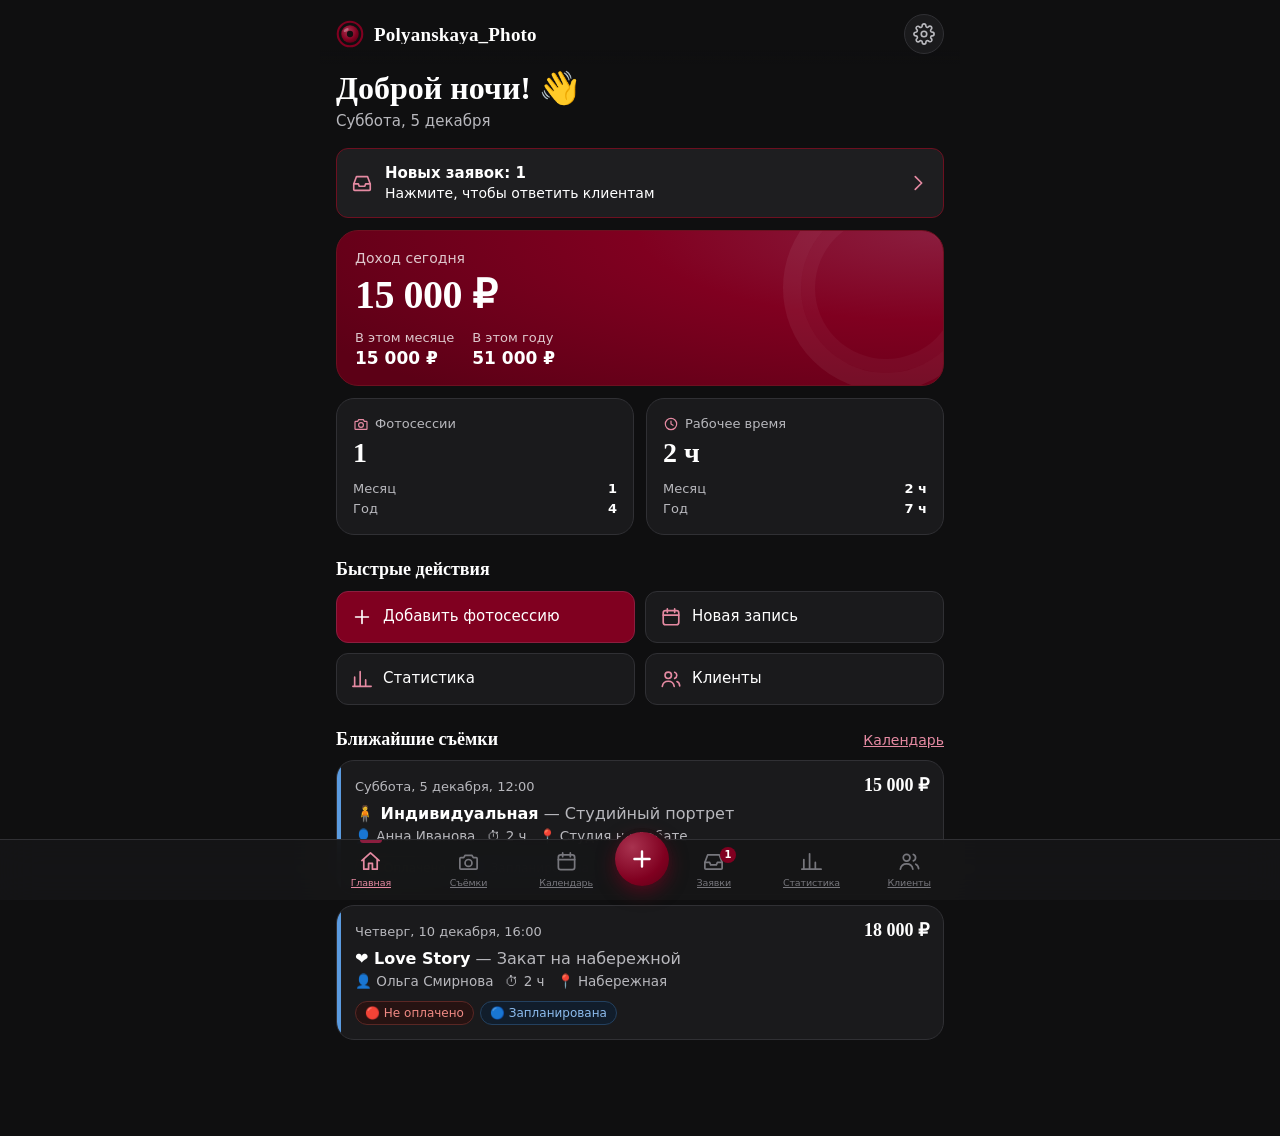
<file: index.html>
<!doctype html>
<html lang="ru">
<head>
<meta charset="utf-8">
<title>Polyanskaya_Photo</title>
<meta name="viewport" content="width=device-width,initial-scale=1,viewport-fit=cover">
<meta name="description" content="Персональное приложение фотографа для учёта фотосессий, клиентов, доходов и онлайн-записи.">
<meta name="theme-color" content="#800020">
<meta name="color-scheme" content="dark">
<meta name="apple-mobile-web-app-capable" content="yes">
<meta name="mobile-web-app-capable" content="yes">
<meta name="apple-mobile-web-app-status-bar-style" content="black-translucent">
<meta name="apple-mobile-web-app-title" content="Polyanskaya_Photo">
<link rel="manifest" href="manifest.json">
<link rel="apple-touch-icon" href="assets/icons/icon-180.png">
<link rel="icon" type="image/png" href="assets/icons/favicon-32.png">
<link rel="stylesheet" href="style.css">
</head>
<body>
<div id="app">
  <header class="top" id="top"></header>
  <main id="view" tabindex="-1"></main>
</div>
<nav class="tabbar" id="tabbar" aria-label="Основная навигация"></nav>
<div id="layer"></div>
<div id="toasts" aria-live="polite"></div>
<noscript><p style="padding:24px;color:#fff">Для работы Polyanskaya_Photo нужен включённый JavaScript.</p></noscript>
<script src="config.js"></script>
<script src="js/utils.js"></script>
<script src="js/store.js"></script>
<script src="js/sync.js"></script>
<script src="js/ui.js"></script>
<script src="js/charts.js"></script>
<script src="js/forms.js"></script>
<script src="js/views.js"></script>
<script src="js/app.js"></script>
</body>
</html>
</file>
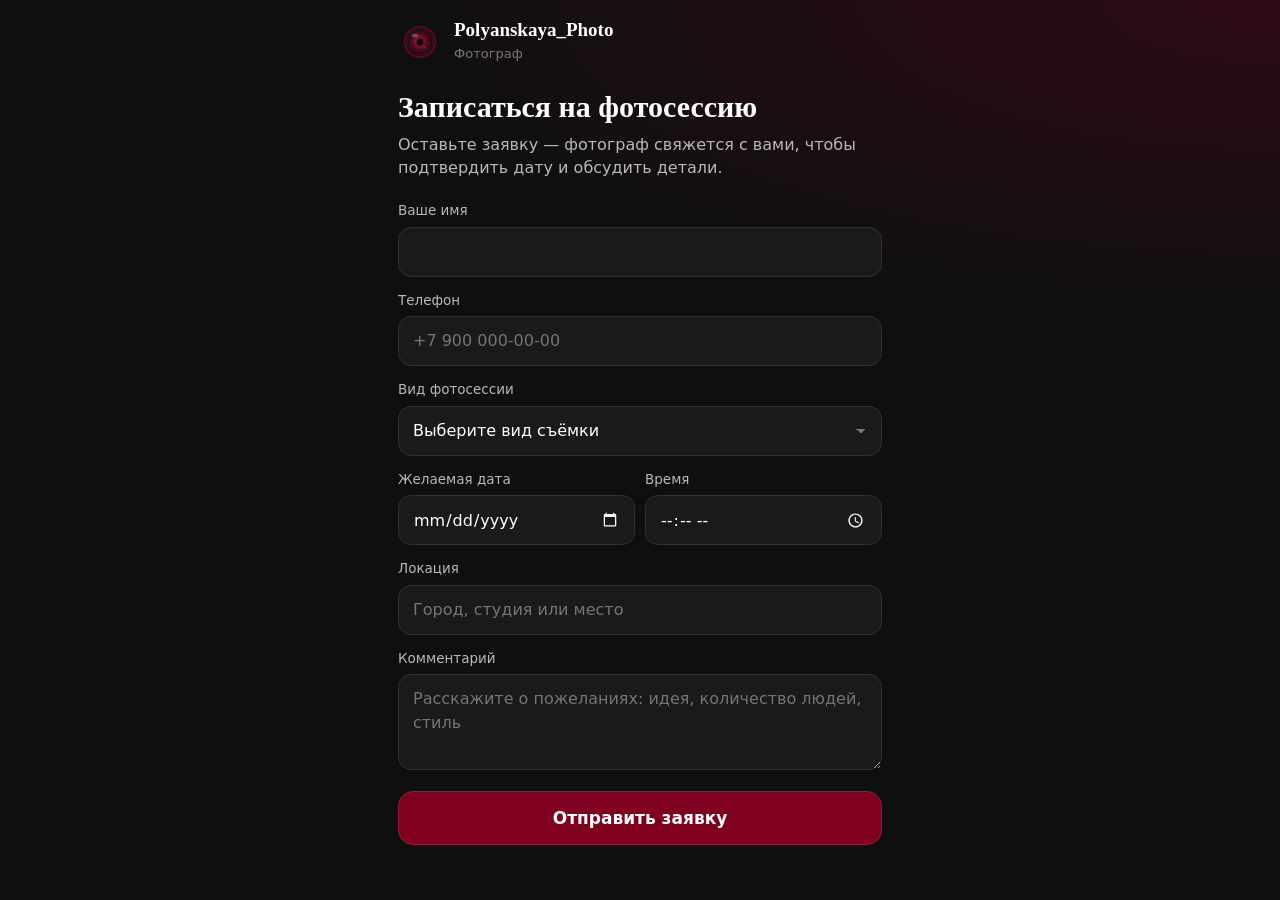
<file: booking/index.html>
<!doctype html>
<html lang="ru">
<head>
<meta charset="utf-8">
<title>Записаться на фотосессию — Polyanskaya_Photo</title>
<meta name="viewport" content="width=device-width,initial-scale=1,viewport-fit=cover">
<meta name="description" content="Запишитесь на фотосессию к фотографу Polyanskaya_Photo: оставьте заявку, и мы свяжемся с вами для подтверждения.">
<meta name="theme-color" content="#800020">
<meta name="color-scheme" content="dark">
<link rel="icon" type="image/png" href="../assets/icons/favicon-32.png">
<link rel="apple-touch-icon" href="../assets/icons/icon-180.png">
<link rel="stylesheet" href="booking.css">
</head>
<body>
<main class="wrap">
  <header class="brand">
    <img src="../assets/icons/icon-192.png" width="44" height="44" alt="" class="logo">
    <div><b>Polyanskaya_Photo</b><span>Фотограф</span></div>
  </header>

  <section id="formBox">
    <h1>Записаться на фотосессию</h1>
    <p class="lead">Оставьте заявку — фотограф свяжется с вами, чтобы подтвердить дату и обсудить детали.</p>
    <div id="notice" class="notice" hidden></div>
    <form id="bf" novalidate autocomplete="on">
      <div class="field" data-f="name"><label for="name">Ваше имя</label><input id="name" name="name" autocomplete="name" maxlength="80" required><div class="err">Введите имя</div></div>
      <div class="field" data-f="phone"><label for="phone">Телефон</label><input id="phone" name="phone" type="tel" inputmode="tel" autocomplete="tel" maxlength="30" placeholder="+7 900 000-00-00" required><div class="err">Введите номер телефона, чтобы мы могли связаться с вами</div></div>
      <div class="field" data-f="type"><label for="type">Вид фотосессии</label><select id="type" name="type" required></select><div class="err">Выберите вид съёмки</div></div>
      <div class="row">
        <div class="field" data-f="date"><label for="date">Желаемая дата</label><input id="date" name="date" type="date" required><div class="err">Выберите дату не раньше сегодняшней</div></div>
        <div class="field" data-f="time"><label for="time">Время</label><input id="time" name="time" type="time"></div>
      </div>
      <div class="field"><label for="location">Локация</label><input id="location" name="location" maxlength="160" placeholder="Город, студия или место"></div>
      <div class="field"><label for="comment">Комментарий</label><textarea id="comment" name="comment" maxlength="300" placeholder="Расскажите о пожеланиях: идея, количество людей, стиль"></textarea></div>
      <div class="hp" aria-hidden="true"><label>Не заполняйте это поле<input id="website" name="website" tabindex="-1" autocomplete="off"></label></div>
      <div id="formErr" class="formerr" role="alert" hidden></div>
      <button class="btn" id="send" type="submit">Отправить заявку</button>
    </form>
  </section>

  <section id="done" class="done" hidden>
    <div class="check" aria-hidden="true"><svg viewBox="0 0 24 24"><path d="M5 12.5l4.5 4.5L19 7.5"/></svg></div>
    <h1>Спасибо!</h1>
    <p>Ваша заявка отправлена фотографу. В ближайшее время мы свяжемся с вами для подтверждения записи.</p>
    <a id="tgLink" class="btn ghost" href="#" hidden>Написать фотографу в Telegram</a>
    <button class="btn ghost" id="again" type="button">Отправить ещё одну заявку</button>
  </section>
</main>
<script src="../config.js"></script>
<script src="booking.js"></script>
</body>
</html>
</file>
<file: style.css>
/* Polyanskaya_Photo — дизайн-система. Бургунди #800020 только для заливок; текст и иконки на тёмном — осветлённые тона вина. */
:root{
  --bg:#0F0F10; --bg2:#161617; --bg3:#1E1E20;
  --card:#1A1A1C; --card2:#222224; --line:#303034;
  --tx:#FFFFFF; --tx2:#B8B8BD; --tx3:#77777D;
  --wine:#800020; --wine-dark:#5C0016; --wine-deep:#6D1020; --wine-vivid:#8B1E3F; --wine-light:#A8324F;
  --wine-ink:#E58AA2;            /* акцентный текст и мелкие иконки на тёмном (контраст > 7:1) */
  --chart:#BD4766;               /* столбцы и линии графиков */
  --ok:#4FB286; --info:#5B9BE0; --warn:#E3AE45; --bad:#E5534B;
  --r:18px; --r-s:12px;
  --serif:ui-serif,"New York","Iowan Old Style",Georgia,"Times New Roman",serif;
  --sans:-apple-system,BlinkMacSystemFont,"SF Pro Text","Segoe UI",Roboto,system-ui,sans-serif;
  --sat:env(safe-area-inset-top,0px); --sab:env(safe-area-inset-bottom,0px);
  --bar:60px;
}
*{box-sizing:border-box;-webkit-tap-highlight-color:transparent}
html{background:var(--bg);-webkit-text-size-adjust:100%}
body{margin:0;background:var(--bg);color:var(--tx);font:16px/1.4 var(--sans);overflow-x:hidden;-webkit-font-smoothing:antialiased}
button,input,select,textarea{font:inherit;color:inherit}
button{cursor:pointer;border:0;background:none;padding:0}
h1,h2,h3,p{margin:0}
a{color:var(--wine-ink)}
:focus-visible{outline:2px solid var(--wine-ink);outline-offset:2px}
[hidden]{display:none!important}
.num{font-variant-numeric:tabular-nums}

#app{max-width:640px;margin:0 auto;min-height:100vh;padding:0 16px calc(var(--bar) + var(--sab) + 36px)}
.top{display:flex;align-items:center;gap:10px;padding:calc(var(--sat) + 14px) 0 10px;position:sticky;top:0;z-index:20;
  background:linear-gradient(var(--bg) 78%,rgba(15,15,16,0));margin:0 -16px;padding-left:16px;padding-right:16px}
.brand{display:flex;align-items:center;gap:10px;flex:1;min-width:0}
.brand svg{flex:none}
.brand b{font:600 19px/1 var(--serif);letter-spacing:.2px;white-space:nowrap;overflow:hidden;text-overflow:ellipsis}
.top h1{font:600 22px/1.1 var(--serif);flex:1;min-width:0;white-space:nowrap;overflow:hidden;text-overflow:ellipsis}
.iconbtn{width:40px;height:40px;border-radius:50%;display:grid;place-items:center;background:var(--card);border:1px solid var(--line);color:var(--tx2);position:relative;flex:none}
.iconbtn:active{background:var(--card2)}
.iconbtn .dot{position:absolute;top:-3px;right:-3px;min-width:18px;height:18px;border-radius:9px;background:var(--wine);color:#fff;font:600 11px/18px var(--sans);text-align:center;padding:0 4px}
svg.i{width:22px;height:22px;stroke:currentColor;fill:none;stroke-width:1.8;stroke-linecap:round;stroke-linejoin:round;flex:none}

/* ---------- нижняя навигация ---------- */
.tabbar{position:fixed;left:0;right:0;bottom:0;z-index:30;padding-bottom:var(--sab);background:rgba(22,22,23,.94);
  -webkit-backdrop-filter:blur(18px);backdrop-filter:blur(18px);border-top:1px solid var(--line)}
.tabbar .in{max-width:640px;margin:0 auto;height:var(--bar);display:grid;grid-template-columns:repeat(3,1fr) 50px repeat(3,1fr);align-items:center;padding:0 2px}
.tab{display:flex;flex-direction:column;align-items:center;justify-content:center;gap:3px;height:100%;min-width:0;color:var(--tx3);font-size:9.5px;letter-spacing:-.1px;position:relative}
.tab span{max-width:100%;overflow:hidden;text-overflow:ellipsis;white-space:nowrap}
.tab svg.i{width:23px;height:23px}
.tab[aria-current=page]{color:var(--wine-ink)}
.tab[aria-current=page]::before{content:"";position:absolute;top:0;width:22px;height:3px;border-radius:0 0 3px 3px;background:var(--wine-vivid)}
.tab .dot{position:absolute;top:7px;left:calc(50% + 6px);min-width:16px;height:16px;border-radius:8px;background:var(--wine);color:#fff;font:600 10px/16px var(--sans);text-align:center;padding:0 4px}
.fab{width:54px;height:54px;border-radius:50%;margin:-22px auto 0;display:grid;place-items:center;color:#fff;
  background:radial-gradient(circle at 32% 28%,var(--wine-light),var(--wine) 62%,var(--wine-dark));box-shadow:0 6px 18px rgba(128,0,32,.55),0 0 0 4px var(--bg2)}
.fab svg.i{width:26px;height:26px;stroke-width:2.2}
.fab:active{transform:scale(.94)}

/* ---------- карточки и типографика ---------- */
.card{background:var(--card);border:1px solid var(--line);border-radius:var(--r);padding:16px}
.stack>*+*{margin-top:12px}
.sec{display:flex;align-items:baseline;justify-content:space-between;margin:24px 0 10px}
.sec h2{font:600 18px/1.2 var(--serif)}.sec h2::first-letter{text-transform:uppercase}
.sec a,.sec button{font-size:14px;color:var(--wine-ink)}
.muted{color:var(--tx2)} .faint{color:var(--tx3)} .small{font-size:13px}
.hello{margin:6px 0 16px}
.hello h2{font:600 28px/1.15 var(--serif)}
.hello p{color:var(--tx2);margin-top:4px;font-size:15px}
.hello p::first-letter{text-transform:uppercase}

/* Главная: доход — центральный элемент */
.hero{position:relative;overflow:hidden;border:1px solid var(--wine-deep);border-radius:22px;padding:18px 18px 16px;
  background:radial-gradient(120% 140% at 100% 0%,var(--wine-vivid) 0%,var(--wine) 42%,var(--wine-dark) 100%)}
.hero::after{content:"";position:absolute;right:-46px;top:-46px;width:170px;height:170px;border-radius:50%;
  border:18px solid rgba(255,255,255,.06);box-shadow:inset 0 0 0 14px rgba(255,255,255,.04)}
.hero .lbl{font-size:14px;color:rgba(255,255,255,.78)}
.hero .big{font:600 40px/1.1 var(--serif);margin:4px 0 12px;letter-spacing:-.5px}
.hero .row{display:flex;gap:18px;position:relative;z-index:1}
.hero .row div{font-size:13px;color:rgba(255,255,255,.78)}
.hero .row b{display:block;font:600 17px/1.3 var(--sans);color:#fff}
.pair{display:grid;grid-template-columns:1fr 1fr;gap:12px;margin-top:12px}
.stat .lbl{font-size:13px;color:var(--tx2);display:flex;align-items:center;gap:6px}
.stat .lbl svg.i{width:16px;height:16px;color:var(--wine-ink)}
.stat .v{font:600 28px/1.15 var(--serif);margin:4px 0 8px}
.stat .sub{display:flex;justify-content:space-between;font-size:13px;color:var(--tx2);padding-top:2px}
.stat .sub b{color:var(--tx);font-weight:600}
.quick{display:grid;grid-template-columns:1fr 1fr;gap:10px}
.quick button{display:flex;align-items:center;gap:10px;padding:14px;border-radius:var(--r-s);background:var(--card);border:1px solid var(--line);text-align:left;font-weight:500;font-size:15px}
.quick button svg.i{color:var(--wine-ink)}
.quick button.main{background:var(--wine);border-color:var(--wine-vivid);color:#fff}
.quick button.main svg.i{color:#fff}
.quick button:active{background:var(--card2)}
.banner{display:flex;align-items:center;gap:12px;padding:14px;border-radius:var(--r-s);background:var(--bg3);border:1px solid var(--wine-deep);margin-bottom:12px;text-align:left;width:100%}
.banner svg.i{color:var(--wine-ink)} .banner div{flex:1;font-size:14px}.banner b{display:block;font-size:15px}
.hint{display:flex;gap:10px;align-items:flex-start;padding:12px 14px;border-radius:var(--r-s);background:var(--bg3);border:1px dashed var(--line);font-size:13.5px;color:var(--tx2);margin-bottom:12px}
.hint button{color:var(--wine-ink);margin-left:auto;font-size:13px;flex:none}

/* ---------- кнопки ---------- */
.btn{display:inline-flex;align-items:center;justify-content:center;gap:8px;min-height:48px;padding:0 20px;border-radius:14px;font-weight:600;font-size:16px;background:var(--wine);color:#fff;border:1px solid var(--wine-vivid)}
.btn:active{background:var(--wine-dark)}
.btn.ghost{background:var(--card2);border-color:var(--line);color:var(--tx)}
.btn.ghost:active{background:var(--bg3)}
.btn.danger{background:transparent;border-color:#6b2a27;color:#F08A84}
.btn.sm{min-height:38px;padding:0 14px;font-size:14px;border-radius:11px}
.btn.block{width:100%}
.btn[disabled]{opacity:.45;pointer-events:none}
.btns{display:flex;gap:10px;flex-wrap:wrap}.btns>*{flex:1 1 auto}

/* ---------- чипы, поиск, фильтры ---------- */
.chips{display:flex;gap:8px;overflow-x:auto;margin:0 -16px;padding:2px 16px 6px;scrollbar-width:none}
.chips::-webkit-scrollbar{display:none}
.chip{flex:none;height:36px;padding:0 14px;border-radius:18px;background:var(--card);border:1px solid var(--line);color:var(--tx2);font-size:14px;white-space:nowrap}
.chip[aria-pressed=true],.chip.on{background:var(--wine);border-color:var(--wine-vivid);color:#fff}
.search{position:relative;margin:2px 0 10px}
.search svg.i{position:absolute;left:13px;top:13px;width:20px;height:20px;color:var(--tx3)}
.search input{width:100%;height:46px;border-radius:14px;border:1px solid var(--line);background:var(--card);padding:0 14px 0 42px;font-size:16px}
.filters{display:flex;gap:8px;margin-top:2px}.filters select{flex:1;min-width:0}
.count{font-size:13px;color:var(--tx3);margin:10px 2px 8px}

/* ---------- карточки съёмок ---------- */
.list>*+*{margin-top:10px}
.sc{display:block;width:100%;text-align:left;position:relative;background:var(--card);border:1px solid var(--line);border-radius:var(--r);padding:14px 14px 14px 18px;overflow:hidden}
.sc::before{content:"";position:absolute;left:0;top:0;bottom:0;width:4px;background:var(--st,var(--info))}
.sc:active{background:var(--card2)}
.sc .l1{display:flex;justify-content:space-between;gap:10px;align-items:baseline}
.sc .d{font-size:13px;color:var(--tx2)}
.sc .d::first-letter{text-transform:uppercase}
.sc .p{font:600 18px/1.2 var(--serif);white-space:nowrap}
.sc .t{font-weight:600;font-size:16px;margin:6px 0 2px;overflow:hidden;text-overflow:ellipsis}
.sc .m{font-size:13.5px;color:var(--tx2);display:flex;flex-wrap:wrap;gap:2px 12px}
.sc .l3{display:flex;gap:6px;margin-top:10px;flex-wrap:wrap}
.tag{display:inline-flex;align-items:center;gap:5px;height:24px;padding:0 9px;border-radius:12px;font-size:12px;font-weight:500;background:var(--bg3);color:var(--tx2);border:1px solid var(--line);white-space:nowrap}
.tag.ok{color:#7FD3AB;border-color:#27483a;background:#14221c}
.tag.warn{color:#EBC46E;border-color:#4d3f1d;background:#241d0e}
.tag.bad{color:#F08A84;border-color:#5a2724;background:#261312}
.tag.info{color:#8DBCEE;border-color:#23405f;background:#111d2b}
.tag.wine{color:var(--wine-ink);border-color:var(--wine-deep);background:#220a10}
.empty{text-align:center;padding:36px 20px;color:var(--tx2)}
.empty svg.i{width:44px;height:44px;color:var(--wine-ink);margin-bottom:10px;stroke-width:1.4}
.empty b{display:block;font:600 18px var(--serif);color:var(--tx);margin-bottom:4px}
.empty .btn{margin-top:16px}

/* ---------- формы ---------- */
.field{margin-bottom:14px}
.field>label,.field>.lb{display:block;font-size:13.5px;color:var(--tx2);margin-bottom:6px}
.inp,.field input,.field select,.field textarea,.filters select{width:100%;min-height:48px;border-radius:12px;border:1px solid var(--line);background:var(--bg2);padding:0 14px;font-size:16px;appearance:none;-webkit-appearance:none}
.field textarea{padding:12px 14px;min-height:84px;resize:vertical;line-height:1.4}
.field select,.filters select{background-image:linear-gradient(45deg,transparent 50%,var(--tx3) 50%),linear-gradient(135deg,var(--tx3) 50%,transparent 50%);background-position:calc(100% - 20px) 21px,calc(100% - 15px) 21px;background-size:5px 5px;background-repeat:no-repeat;padding-right:36px}
.filters select{min-height:42px;background-position:calc(100% - 20px) 17px,calc(100% - 15px) 17px;background-color:var(--card)}
.field input[type=date],.field input[type=time]{min-width:0;text-align:left}
.field input:focus,.field select:focus,.field textarea:focus,.search input:focus{border-color:var(--wine-light);outline:none;box-shadow:0 0 0 3px rgba(168,50,79,.28)}
.field .err{display:none;color:#F08A84;font-size:13px;margin-top:5px}
.field.bad .err{display:block}.field.bad input,.field.bad select{border-color:var(--bad)}
.grid2{display:grid;grid-template-columns:repeat(2,minmax(0,1fr));gap:10px}.grid2>*{min-width:0}
.seg{display:flex;flex-wrap:wrap;gap:8px}
.seg button{min-height:42px;padding:0 13px;border-radius:12px;background:var(--bg2);border:1px solid var(--line);font-size:14.5px;color:var(--tx2)}
.seg button[aria-pressed=true]{background:var(--wine);border-color:var(--wine-vivid);color:#fff}
.seg.pay button[aria-pressed=true][data-v=paid]{background:#16382b;border-color:#2d6b52;color:#7FD3AB}
.seg.pay button[aria-pressed=true][data-v=partial]{background:#3a2e10;border-color:#7a6125;color:#EBC46E}
.seg.pay button[aria-pressed=true][data-v=unpaid]{background:#3a1816;border-color:#8a3834;color:#F08A84}
.sumline{display:flex;justify-content:space-between;font-size:14px;color:var(--tx2);padding:4px 2px 0}
.sumline b{color:var(--tx)}
.reveal{overflow:hidden;max-height:0;opacity:0;transition:max-height .28s ease,opacity .2s ease}
.reveal.open{max-height:240px;opacity:1}
.suggest{display:flex;gap:6px;flex-wrap:wrap;margin-top:8px}
.suggest button{height:32px;padding:0 12px;border-radius:16px;background:var(--bg3);border:1px solid var(--line);font-size:13.5px;color:var(--tx2)}

/* ---------- шторка и диалог ---------- */
#layer{position:fixed;inset:0;z-index:50;pointer-events:none}
.scrim{position:absolute;inset:0;background:rgba(0,0,0,.6);opacity:0;transition:opacity .22s;pointer-events:auto}
.sheet{position:absolute;left:0;right:0;bottom:0;max-width:640px;margin:0 auto;max-height:92vh;max-height:92dvh;display:flex;flex-direction:column;
  background:var(--bg2);border:1px solid var(--line);border-bottom:0;border-radius:24px 24px 0 0;transform:translateY(100%);transition:transform .3s cubic-bezier(.2,.8,.2,1);pointer-events:auto}
.sheet.in{transform:none}.scrim.in{opacity:1}
.sheet .grab{width:40px;height:4px;border-radius:2px;background:var(--line);margin:8px auto 0;flex:none}
.sheet .hd{display:flex;align-items:center;justify-content:space-between;padding:10px 18px 8px;flex:none}
.sheet .hd h3{font:600 20px var(--serif)}
.sheet .bd{overflow-y:auto;-webkit-overflow-scrolling:touch;padding:6px 18px 12px;flex:1;overscroll-behavior:contain}
.sheet .ft{padding:12px 18px calc(12px + var(--sab));border-top:1px solid var(--line);display:flex;gap:10px;flex:none;background:var(--bg2)}
.sheet .ft .btn{flex:1}
.dlg{position:absolute;left:50%;top:50%;width:min(86vw,340px);transform:translate(-50%,-46%) scale(.96);opacity:0;transition:transform .2s,opacity .2s;
  background:var(--card2);border:1px solid var(--line);border-radius:20px;padding:20px;pointer-events:auto;text-align:center}
.dlg.in{transform:translate(-50%,-50%);opacity:1}
.dlg h3{font:600 20px var(--serif);margin-bottom:6px}.dlg p{color:var(--tx2);font-size:15px;margin-bottom:18px}
.dlg .btns .btn{min-height:46px}
#toasts{position:fixed;left:0;right:0;bottom:calc(var(--bar) + var(--sab) + 14px);z-index:60;display:flex;flex-direction:column;align-items:center;gap:8px;pointer-events:none;padding:0 16px}
.toast{pointer-events:auto;display:flex;align-items:center;gap:14px;max-width:420px;padding:12px 16px;border-radius:14px;background:#2A2A2D;border:1px solid var(--line);font-size:14.5px;box-shadow:0 8px 24px rgba(0,0,0,.5);animation:tin .25s ease both}
.toast button{color:var(--wine-ink);font-weight:600;white-space:nowrap}
.toast.out{animation:tout .2s ease both}
@keyframes tin{from{opacity:0;transform:translateY(10px)}}
@keyframes tout{to{opacity:0;transform:translateY(8px)}}

/* ---------- календарь ---------- */
.cal .nav{display:flex;align-items:center;justify-content:space-between;margin-bottom:10px}
.cal .nav h2{font:600 20px var(--serif)}.cal .nav h2::first-letter{text-transform:uppercase}
.cal .wd,.cal .grid{display:grid;grid-template-columns:repeat(7,1fr);gap:4px}
.cal .wd span{text-align:center;font-size:12px;color:var(--tx3);padding:4px 0}
.day{aspect-ratio:1/1.08;border-radius:12px;background:var(--card);border:1px solid transparent;display:flex;flex-direction:column;align-items:center;justify-content:flex-start;padding-top:6px;font-size:15px;color:var(--tx);position:relative;min-width:0}
.day.out{color:var(--tx3);background:transparent}
.day.today{border-color:var(--wine-light)}
.day.sel{background:var(--wine);border-color:var(--wine-vivid);color:#fff}
.day .dots{display:flex;gap:3px;margin-top:5px;height:7px}
.day .dots i{width:6px;height:6px;border-radius:50%;background:var(--c)}
.day .dots em{font-size:10px;font-style:normal;line-height:6px;color:var(--tx2)}
.day.sel .dots i{box-shadow:0 0 0 1.5px var(--wine)}
.legend{display:flex;flex-wrap:wrap;gap:6px 14px;font-size:12.5px;color:var(--tx2);margin:12px 2px 0}
.legend span{display:inline-flex;align-items:center;gap:6px}
.legend i{width:9px;height:9px;border-radius:50%;background:var(--c)}

/* ---------- статистика ---------- */
.kpis{display:grid;grid-template-columns:1fr 1fr;gap:10px}
.kpi{padding:14px;border-radius:var(--r-s);background:var(--card);border:1px solid var(--line)}
.kpi .lbl{font-size:12.5px;color:var(--tx2)}.kpi .v{font:600 22px/1.2 var(--serif);margin-top:4px}
.kpi.wide{grid-column:1/-1;background:linear-gradient(120deg,var(--wine-dark),var(--card) 70%);border-color:var(--wine-deep)}
.chart{position:relative}
.chart svg{width:100%;height:auto;display:block;overflow:visible}
.chart .read{min-height:22px;font-size:14px;color:var(--tx2);margin-bottom:8px}.chart .read b{color:var(--tx);font-weight:600}
.chart .bar{fill:var(--chart);cursor:pointer}.chart .bar.sel{fill:var(--wine-light)}
.chart .hit{fill:transparent;cursor:pointer}
.chart .grid line{stroke:var(--line);stroke-width:1;stroke-dasharray:2 4}
.chart text{fill:var(--tx3);font-size:10.5px;font-family:var(--sans)}
.chart .ax{stroke:var(--line);stroke-width:1}
.donut{display:flex;flex-direction:column;gap:14px;align-items:center}
.donut svg{width:150px;max-width:60%;flex:none}
.donut ul{list-style:none;margin:0;padding:0;width:100%;min-width:0}
.donut li{display:flex;align-items:center;gap:8px;font-size:14px;padding:5px 0;min-width:0}
.donut li i{width:10px;height:10px;border-radius:3px;background:var(--c);flex:none}
.donut li span{flex:1;min-width:0;overflow:hidden;text-overflow:ellipsis;white-space:nowrap}
.donut li b{font-weight:600;font-variant-numeric:tabular-nums}.donut li em{font-style:normal;color:var(--tx3);font-size:12.5px;width:36px;text-align:right}
.donut .mid{fill:var(--tx);font:600 22px var(--serif)}.donut .mid2{fill:var(--tx3);font-size:10px}
.ranges{margin-bottom:8px}
.periodbox{display:grid;grid-template-columns:1fr 1fr;gap:10px;margin:8px 0 4px}

/* ---------- клиенты, заявки, настройки ---------- */
.avatar{width:44px;height:44px;border-radius:50%;display:grid;place-items:center;background:linear-gradient(135deg,var(--wine-vivid),var(--wine-dark));color:#fff;font:600 18px var(--serif);flex:none}
.cl{display:flex;gap:12px;align-items:center;width:100%;text-align:left;background:var(--card);border:1px solid var(--line);border-radius:var(--r);padding:12px 14px}
.cl:active{background:var(--card2)}
.cl .nm{font-weight:600;font-size:16px;overflow:hidden;text-overflow:ellipsis;white-space:nowrap}
.cl .in{flex:1;min-width:0}.cl .s{font-size:13px;color:var(--tx2);margin-top:2px}
.cl .rt{text-align:right;font:600 16px var(--serif);white-space:nowrap}
.rq{background:var(--card);border:1px solid var(--line);border-radius:var(--r);padding:14px}
.rq .h{display:flex;justify-content:space-between;gap:8px;align-items:center;margin-bottom:6px}
.rq .nm{font-weight:600;font-size:17px}
.rq dl{display:grid;grid-template-columns:auto 1fr;gap:3px 12px;margin:8px 0 12px;font-size:14px}
.rq dt{color:var(--tx3)}.rq dd{margin:0;color:var(--tx);word-break:break-word}
.rq .acts{display:grid;grid-template-columns:repeat(4,minmax(0,1fr));gap:8px}
.rq .acts button{min-width:0;padding:0 2px;min-height:44px;border-radius:12px;font-size:13px;font-weight:600;background:var(--bg3);border:1px solid var(--line);display:flex;flex-direction:column;align-items:center;justify-content:center;gap:1px;color:var(--tx2)}
.rq .acts .go{background:var(--wine);border-color:var(--wine-vivid);color:#fff}
.rq .acts .no{color:#F08A84}
.rq.dim{opacity:.62}
.info-grid{display:grid;grid-template-columns:1fr 1fr 1fr;gap:8px;margin:14px 0}
.info-grid div{background:var(--card);border:1px solid var(--line);border-radius:var(--r-s);padding:10px;text-align:center}
.info-grid b{display:block;font:600 18px var(--serif)}.info-grid span{font-size:12px;color:var(--tx2)}
.row-list{background:var(--card);border:1px solid var(--line);border-radius:var(--r);overflow:hidden}
.row-list>*{display:flex;align-items:center;gap:12px;width:100%;padding:14px 16px;text-align:left;min-height:54px;font-size:16px}
.row-list>*+*{border-top:1px solid var(--line)}
.row-list svg.i{color:var(--wine-ink)}
.row-list .g{flex:1;min-width:0}.row-list .g small{display:block;color:var(--tx3);font-size:12.5px;margin-top:1px;word-break:break-all}
.row-list button:active{background:var(--card2)}
.row-list .red{color:#F08A84}.row-list .red svg.i{color:#F08A84}
.back{display:inline-flex;align-items:center;gap:4px;color:var(--wine-ink);font-size:16px;margin:2px 0 10px;min-height:36px}
.fade{animation:fade .35s ease both}
@keyframes fade{from{opacity:0}}
.linkbox{word-break:break-all;font-size:13px;background:var(--bg2);border:1px solid var(--line);border-radius:10px;padding:10px 12px;margin:8px 0 12px;color:var(--tx2);user-select:all;-webkit-user-select:all}
.note{font-size:13.5px;color:var(--tx3);margin:8px 2px 0}
@media (min-width:520px){.sheet{border-radius:24px;bottom:16px}.hello h2{font-size:32px}}
@media (max-width:350px){.tabbar .in{grid-template-columns:repeat(3,1fr) 44px repeat(3,1fr)}.fab{width:48px;height:48px}.tab{font-size:8px;letter-spacing:-.3px}.rq .acts{gap:5px}.hero .big{font-size:34px}.stat .v{font-size:24px}.rq .acts button{font-size:10.5px}}
@media (prefers-reduced-motion:reduce){*{animation-duration:.01ms!important;transition-duration:.01ms!important}}
</file>
<file: booking/booking.css>
:root{--bg:#0F0F10;--bg2:#161617;--card:#1A1A1C;--line:#303034;--tx:#fff;--tx2:#B8B8BD;--tx3:#77777D;--wine:#800020;--wine-vivid:#8B1E3F;--wine-dark:#5C0016;--wine-ink:#E58AA2;--bad:#F08A84;
--serif:ui-serif,"New York","Iowan Old Style",Georgia,serif;--sans:-apple-system,BlinkMacSystemFont,"SF Pro Text","Segoe UI",Roboto,system-ui,sans-serif}
*{box-sizing:border-box;-webkit-tap-highlight-color:transparent}
html{background:var(--bg);-webkit-text-size-adjust:100%}
body{margin:0;background:radial-gradient(120% 60% at 100% 0%,rgba(128,0,32,.28),transparent 60%),var(--bg);color:var(--tx);font:16px/1.45 var(--sans);min-height:100vh;-webkit-font-smoothing:antialiased}
.wrap{max-width:520px;margin:0 auto;padding:calc(env(safe-area-inset-top,0px) + 20px) 18px calc(env(safe-area-inset-bottom,0px) + 40px)}
.brand{display:flex;align-items:center;gap:12px;margin-bottom:26px}
.brand .logo{border-radius:11px}
.brand b{display:block;font:600 19px/1.1 var(--serif)}.brand span{font-size:13px;color:var(--tx3)}
h1{font:600 30px/1.15 var(--serif);margin:0 0 8px}
.lead{color:var(--tx2);margin:0 0 22px}
.field{margin-bottom:14px;min-width:0}
label{display:block;font-size:13.5px;color:var(--tx2);margin-bottom:6px}
input,select,textarea{width:100%;min-height:50px;border-radius:13px;border:1px solid var(--line);background:var(--card);color:var(--tx);padding:0 14px;font:inherit;font-size:16px;-webkit-appearance:none;appearance:none}
textarea{padding:12px 14px;min-height:96px;resize:vertical}
select{background-image:linear-gradient(45deg,transparent 50%,var(--tx3) 50%),linear-gradient(135deg,var(--tx3) 50%,transparent 50%);background-position:calc(100% - 20px) 22px,calc(100% - 15px) 22px;background-size:5px 5px;background-repeat:no-repeat;padding-right:36px}
input:focus,select:focus,textarea:focus{outline:none;border-color:#A8324F;box-shadow:0 0 0 3px rgba(168,50,79,.3)}
.row{display:grid;grid-template-columns:repeat(2,minmax(0,1fr));gap:10px}
.err{display:none;color:var(--bad);font-size:13px;margin-top:5px}
.field.bad .err{display:block}.field.bad input,.field.bad select{border-color:var(--bad)}
.hp{position:absolute;left:-9999px;width:1px;height:1px;overflow:hidden}
.btn{display:flex;align-items:center;justify-content:center;width:100%;min-height:54px;border-radius:15px;border:1px solid var(--wine-vivid);background:var(--wine);color:#fff;font:600 17px var(--sans);text-decoration:none;cursor:pointer;margin-top:6px}
.btn:active{background:var(--wine-dark)}.btn[disabled]{opacity:.55;pointer-events:none}
.btn.ghost{background:var(--card);border-color:var(--line);margin-top:12px}
.notice{background:var(--bg2);border:1px solid var(--wine-dark);border-radius:14px;padding:14px;margin-bottom:18px;color:var(--tx2);font-size:14.5px}
.notice b{color:var(--tx)}
.formerr{background:#261312;border:1px solid #5a2724;color:var(--bad);border-radius:12px;padding:12px 14px;margin:4px 0 10px;font-size:14.5px}
.done{text-align:center;padding-top:40px;animation:in .5s ease both}
.done p{color:var(--tx2);margin:0 auto 26px;max-width:400px}
.check{width:84px;height:84px;border-radius:50%;margin:0 auto 22px;display:grid;place-items:center;background:radial-gradient(circle at 30% 25%,#A8324F,#800020 65%,#5C0016);box-shadow:0 10px 30px rgba(128,0,32,.5)}
.check svg{width:42px;height:42px;fill:none;stroke:#fff;stroke-width:2.4;stroke-linecap:round;stroke-linejoin:round;stroke-dasharray:30;stroke-dashoffset:30;animation:draw .5s .25s ease forwards}
@keyframes draw{to{stroke-dashoffset:0}}@keyframes in{from{opacity:0;transform:translateY(8px)}}
[hidden]{display:none!important}
@media (prefers-reduced-motion:reduce){*{animation-duration:.01ms!important}}
</file>
